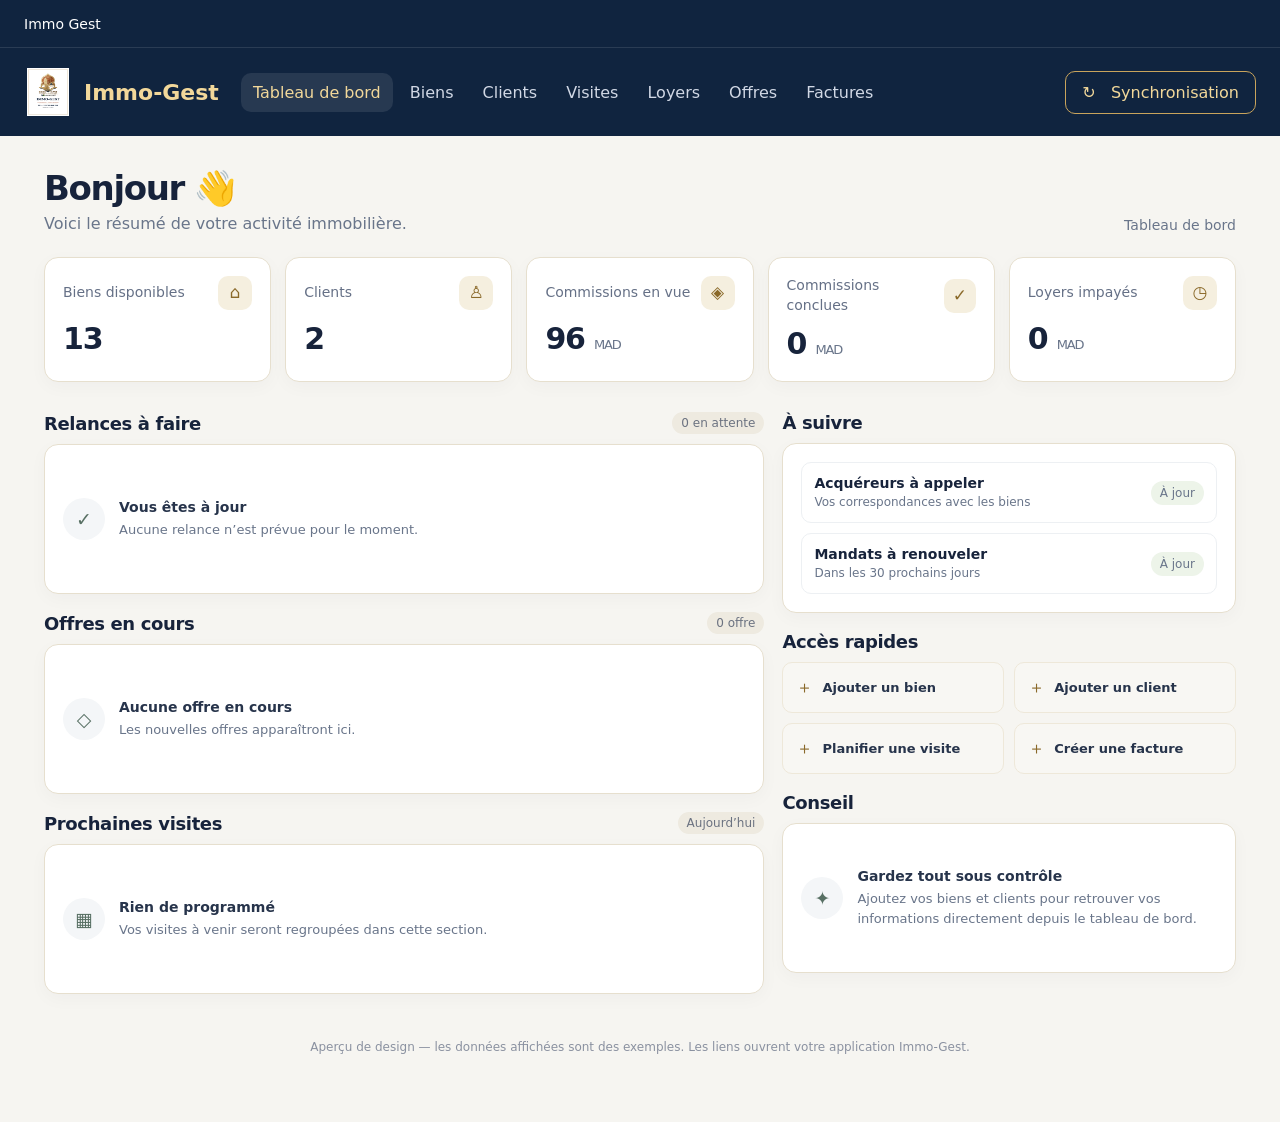
<file: apercu.html>
<!doctype html>
<html lang="fr">
<head>
  <meta charset="utf-8">
  <meta name="viewport" content="width=device-width, initial-scale=1">
  <meta name="theme-color" content="#10243f">
  <title>Aperçu du tableau de bord — Immo-Gest</title>
  <style>
    :root{font-family:Inter,"Segoe UI",system-ui,-apple-system,sans-serif;color:#17233b;background:#f6f5f1;font-synthesis:none;text-rendering:optimizeLegibility}
    *{box-sizing:border-box}body{margin:0}.top{background:#10243f;color:white}.brandbar{height:48px;display:flex;align-items:center;padding:0 24px;border-bottom:1px solid #ffffff1c;font-size:14px}.navwrap{max-width:1440px;margin:auto;padding:16px 24px;display:flex;align-items:center;gap:22px;min-height:88px}.brand{display:flex;align-items:center;gap:12px;color:#f2d89a;font-size:22px;font-weight:750;white-space:nowrap}.brand img{width:48px;height:48px;object-fit:contain}.nav{display:flex;align-items:center;gap:5px;flex:1;overflow-x:auto}.nav a{color:#d1d8e5;text-decoration:none;padding:10px 12px;border-radius:10px;white-space:nowrap}.nav a.active,.nav a:hover{background:#ffffff18;color:#f2d89a}.sync{border:1px solid #c9a45c;color:#f2d89a;background:transparent;padding:11px 16px;border-radius:10px;font:inherit;white-space:nowrap}.main{max-width:1240px;margin:0 auto;padding:32px 24px 56px}.welcome{display:flex;align-items:flex-end;justify-content:space-between;gap:16px;margin-bottom:24px}.welcome h1{font-size:clamp(25px,3vw,34px);letter-spacing:-.04em;margin:0 0 6px}.welcome p{color:#69758a;margin:0}.date{color:#69758a;font-size:14px}.stats{display:grid;grid-template-columns:repeat(5,minmax(0,1fr));gap:14px;margin-bottom:30px}.stat,.panel{background:#fff;border:1px solid #e6dfce;border-radius:14px;box-shadow:0 5px 18px #17233b08}.stat{padding:18px;min-height:125px}.stat-top{display:flex;justify-content:space-between;gap:8px;align-items:center;color:#657086;font-size:14px;line-height:1.4}.icon{width:34px;height:34px;border-radius:10px;background:#f5efdf;color:#8a6929;display:grid;place-items:center;font-size:17px}.value{font-size:30px;line-height:1.15;font-weight:750;letter-spacing:-.04em;margin-top:12px}.unit{font-size:13px;font-weight:500;color:#69758a}.layout{display:grid;grid-template-columns:minmax(0,1.35fr) minmax(280px,.85fr);gap:18px;align-items:start}.section{margin-bottom:18px}.section-title{display:flex;align-items:center;justify-content:space-between;margin:0 0 10px}.section-title h2{font-size:18px;letter-spacing:-.02em;margin:0}.count{font-size:12px;color:#6b7280;background:#eeeae0;border-radius:99px;padding:4px 9px}.panel{padding:18px}.empty{min-height:112px;display:flex;align-items:center;gap:14px;color:#69758a}.empty-icon{width:42px;height:42px;border-radius:50%;background:#f4f6f8;display:grid;place-items:center;color:#587064;font-size:19px;flex:none}.empty strong{display:block;color:#27344b;margin-bottom:4px;font-size:14px}.empty span{font-size:13px;line-height:1.5}.mini-list{display:grid;gap:10px}.mini-item{display:flex;align-items:center;justify-content:space-between;gap:12px;padding:12px;border:1px solid #edf0f3;border-radius:10px}.mini-item strong{display:block;font-size:14px}.mini-item span{font-size:12px;color:#69758a}.badge{color:#527044;background:#edf4e9;border-radius:99px;padding:5px 9px;font-size:12px;white-space:nowrap}.quick{display:grid;grid-template-columns:1fr 1fr;gap:10px}.quick a{display:flex;align-items:center;gap:9px;padding:13px;border-radius:10px;background:#f8f7f3;border:1px solid #eee8d9;color:#27344b;text-decoration:none;font-size:13px;font-weight:600}.quick a:hover{border-color:#c9a45c;background:#fbf8ef}.quick i{font-style:normal;color:#8a6929;font-size:17px}.foot{text-align:center;color:#8a91a0;font-size:12px;padding-top:16px}
    @media(max-width:1050px){.navwrap{flex-wrap:wrap;gap:12px}.nav{order:3;flex-basis:100%}.stats{grid-template-columns:repeat(3,minmax(0,1fr))}}
    @media(max-width:700px){.brandbar{padding:0 16px}.navwrap{padding:12px 16px}.sync{margin-left:auto}.main{padding:24px 16px 40px}.welcome{align-items:flex-start;flex-direction:column}.stats{grid-template-columns:repeat(2,minmax(0,1fr));gap:10px}.stat{padding:14px;min-height:112px}.value{font-size:26px}.layout{grid-template-columns:1fr}.nav a{padding:9px 10px;font-size:14px}}
    @media(max-width:390px){.stats{grid-template-columns:1fr 1fr}.brand{font-size:19px}.brand img{width:40px;height:40px}.sync{padding:9px 11px;font-size:13px}}
  </style>
</head>
<body>
  <header class="top">
    <div class="brandbar">Immo Gest</div>
    <div class="navwrap">
      <div class="brand"><img src="1_Immo-Gest_Logo_Principal_Print.png" alt=""><span>Immo-Gest</span></div>
      <nav class="nav" aria-label="Navigation principale">
        <a class="active" href="#dashboard">Tableau de bord</a><a href="./index.html" title="Ouvrir l’application pour gérer vos biens">Biens</a><a href="./index.html">Clients</a><a href="./index.html">Visites</a><a href="./index.html">Loyers</a><a href="./index.html">Offres</a><a href="./index.html">Factures</a>
      </nav>
      <a class="sync" href="./index.html" style="text-decoration:none">↻ &nbsp; Synchronisation</a>
    </div>
  </header>
  <main class="main" id="dashboard">
    <div class="welcome"><div><h1>Bonjour 👋</h1><p>Voici le résumé de votre activité immobilière.</p></div><div class="date">Tableau de bord</div></div>
    <section class="stats" aria-label="Résumé de l'activité">
      <article class="stat"><div class="stat-top"><span>Biens disponibles</span><span class="icon">⌂</span></div><div class="value">13</div></article>
      <article class="stat"><div class="stat-top"><span>Clients</span><span class="icon">♙</span></div><div class="value">2</div></article>
      <article class="stat"><div class="stat-top"><span>Commissions en vue</span><span class="icon">◈</span></div><div class="value">96 <span class="unit">MAD</span></div></article>
      <article class="stat"><div class="stat-top"><span>Commissions conclues</span><span class="icon">✓</span></div><div class="value">0 <span class="unit">MAD</span></div></article>
      <article class="stat"><div class="stat-top"><span>Loyers impayés</span><span class="icon">◷</span></div><div class="value">0 <span class="unit">MAD</span></div></article>
    </section>
    <div class="layout">
      <div>
        <section class="section" id="relances"><div class="section-title"><h2>Relances à faire</h2><span class="count">0 en attente</span></div><div class="panel"><div class="empty"><div class="empty-icon">✓</div><div><strong>Vous êtes à jour</strong><span>Aucune relance n’est prévue pour le moment.</span></div></div></div></section>
        <section class="section" id="offres"><div class="section-title"><h2>Offres en cours</h2><span class="count">0 offre</span></div><div class="panel"><div class="empty"><div class="empty-icon">◇</div><div><strong>Aucune offre en cours</strong><span>Les nouvelles offres apparaîtront ici.</span></div></div></div></section>
        <section class="section" id="visites"><div class="section-title"><h2>Prochaines visites</h2><span class="count">Aujourd’hui</span></div><div class="panel"><div class="empty"><div class="empty-icon">▦</div><div><strong>Rien de programmé</strong><span>Vos visites à venir seront regroupées dans cette section.</span></div></div></div></section>
      </div>
      <aside>
        <section class="section" id="clients"><div class="section-title"><h2>À suivre</h2></div><div class="panel mini-list"><div class="mini-item"><div><strong>Acquéreurs à appeler</strong><span>Vos correspondances avec les biens</span></div><span class="badge">À jour</span></div><div class="mini-item"><div><strong>Mandats à renouveler</strong><span>Dans les 30 prochains jours</span></div><span class="badge">À jour</span></div></div></section>
        <section class="section"><div class="section-title"><h2>Accès rapides</h2></div><div class="quick"><a href="./index.html"><i>＋</i> Ajouter un bien</a><a href="./index.html"><i>＋</i> Ajouter un client</a><a href="./index.html"><i>＋</i> Planifier une visite</a><a href="./index.html"><i>＋</i> Créer une facture</a></div></section>
        <section class="section" id="loyers"><div class="section-title"><h2>Conseil</h2></div><div class="panel"><div class="empty"><div class="empty-icon">✦</div><div><strong>Gardez tout sous contrôle</strong><span>Ajoutez vos biens et clients pour retrouver vos informations directement depuis le tableau de bord.</span></div></div></div></section>
      </aside>
    </div>
    <p class="foot">Aperçu de design — les données affichées sont des exemples. Les liens ouvrent votre application Immo-Gest.</p>
  </main>
</body>
</html>
</file>
